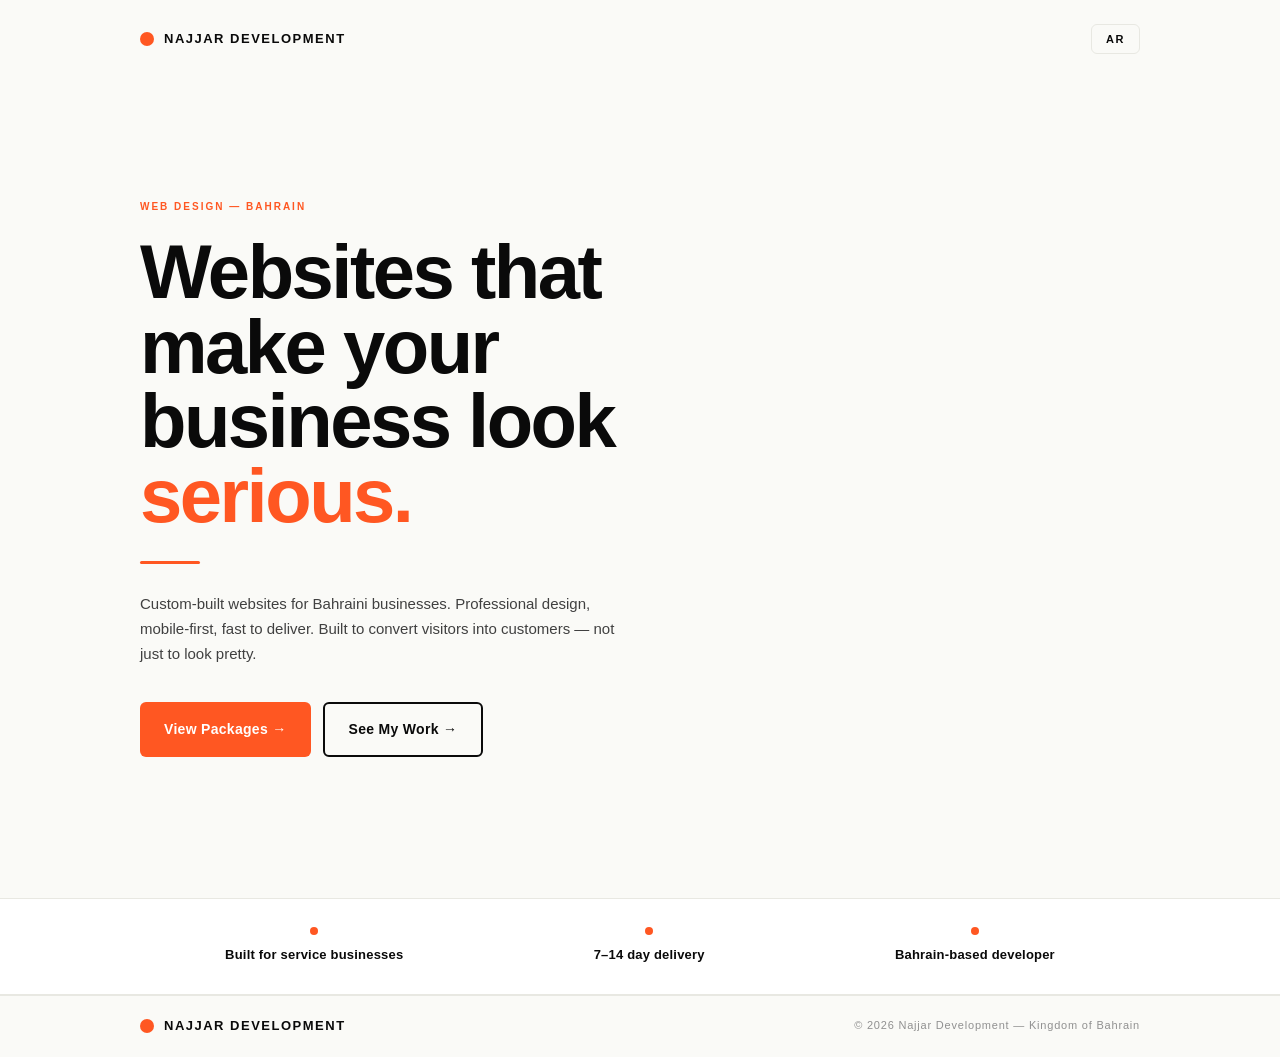
<file: index.html>
<!DOCTYPE html>
<html lang="en">
<head>
  <meta charset="UTF-8">
  <meta name="viewport" content="width=device-width, initial-scale=1.0">
  <title>Najjar Development — Web Design Bahrain</title>
  <meta name="description" content="Custom-built websites for Bahraini businesses. Professional design, mobile-first, fast to deliver. Built to convert visitors into customers.">

  <!-- Open Graph -->
  <meta property="og:title" content="Najjar Development — Web Design Bahrain">
  <meta property="og:description" content="Custom-built websites for Bahraini businesses. Professional design, mobile-first, fast to deliver.">
  <meta property="og:type" content="website">
  <meta property="og:url" content="https://hassandevelopment.github.io/Najjar-Development/">
  <meta property="og:image" content="https://hassandevelopment.github.io/Najjar-Development/assets/og-image.svg">
  <meta property="og:image:width" content="1200">
  <meta property="og:image:height" content="630">
  <meta name="twitter:card" content="summary_large_image">
  <meta name="twitter:image" content="https://hassandevelopment.github.io/Najjar-Development/assets/og-image.svg">

  <!-- Favicon -->
  <link rel="icon" type="image/svg+xml" href="assets/favicon.svg">

  <link rel="stylesheet" href="css/styles.css">

  <!-- Structured Data: LocalBusiness -->
  <script type="application/ld+json">
  {
    "@context": "https://schema.org",
    "@type": "LocalBusiness",
    "name": "Najjar Development",
    "description": "Custom-built websites for Bahraini businesses.",
    "address": {
      "@type": "PostalAddress",
      "addressLocality": "Manama",
      "addressCountry": "BH"
    },
    "url": "https://hassandevelopment.github.io",
    "areaServed": "Bahrain"
  }
  </script>
</head>
<body>

  <a href="#main" class="skip-link">Skip to main content</a>

  <!-- Nav -->
  <nav class="site-nav" aria-label="Main navigation">
    <div class="container">
      <a href="index.html" class="brand-mark" aria-label="Najjar Development — Home">
        <div class="brand-mark__dot" aria-hidden="true"></div>
        <span class="brand-mark__name" data-i18n="brand-name">Najjar Development</span>
      </a>
      <div style="display:flex;gap:12px;align-items:center;">
        <button class="btn-lang" id="lang-toggle" data-i18n="lang-toggle">AR</button>
      </div>
    </div>
  </nav>

  <!-- Main -->
  <main id="main">

    <!-- Hero -->
    <section class="hero" aria-labelledby="hero-heading">
      <div class="container">
        <span class="eyebrow hero__eyebrow" data-i18n="hero-eyebrow">Web Design — Bahrain</span>
        <h1 class="hero__headline" id="hero-heading" data-i18n="hero-headline">
          Websites that<br>
          make your<br>
          business look<br>
          <span class="accent">serious.</span>
        </h1>
        <div class="orange-divider" aria-hidden="true"></div>
        <p class="hero__subtitle" data-i18n="hero-subtitle">
          Custom-built websites for Bahraini businesses. Professional design, mobile-first, fast to deliver. Built to convert visitors into customers — not just to look pretty.
        </p>
        <div class="hero__ctas">
          <a href="packages.html" class="btn btn--primary" data-i18n="hero-cta-primary">View Packages →</a>
          <a href="work.html" class="btn btn--secondary" data-i18n="hero-cta-secondary">See My Work →</a>
        </div>
      </div>
    </section>

    <!-- Trust Strip -->
    <section class="trust-strip fade-up" aria-label="Key facts">
      <div class="container">
        <div class="trust-item">
          <div class="trust-item__dot" aria-hidden="true"></div>
          <span class="trust-item__text" data-i18n="trust-1">Built for service businesses</span>
        </div>
        <div class="trust-item">
          <div class="trust-item__dot" aria-hidden="true"></div>
          <span class="trust-item__text" data-i18n="trust-2">7–14 day delivery</span>
        </div>
        <div class="trust-item">
          <div class="trust-item__dot" aria-hidden="true"></div>
          <span class="trust-item__text" data-i18n="trust-3">Bahrain-based developer</span>
        </div>
      </div>
    </section>

  </main>

  <!-- Footer -->
  <footer class="footer-strip">
    <div class="container">
      <a href="index.html" class="brand-mark" aria-label="Najjar Development">
        <div class="brand-mark__dot" aria-hidden="true"></div>
        <span class="brand-mark__name" data-i18n="brand-name">Najjar Development</span>
      </a>
      <span class="footer-strip__copy" data-i18n="footer-copy">&copy; 2026 Najjar Development — Kingdom of Bahrain</span>
    </div>
  </footer>

  <script src="js/main.js"></script>
</body>
</html>
</file>
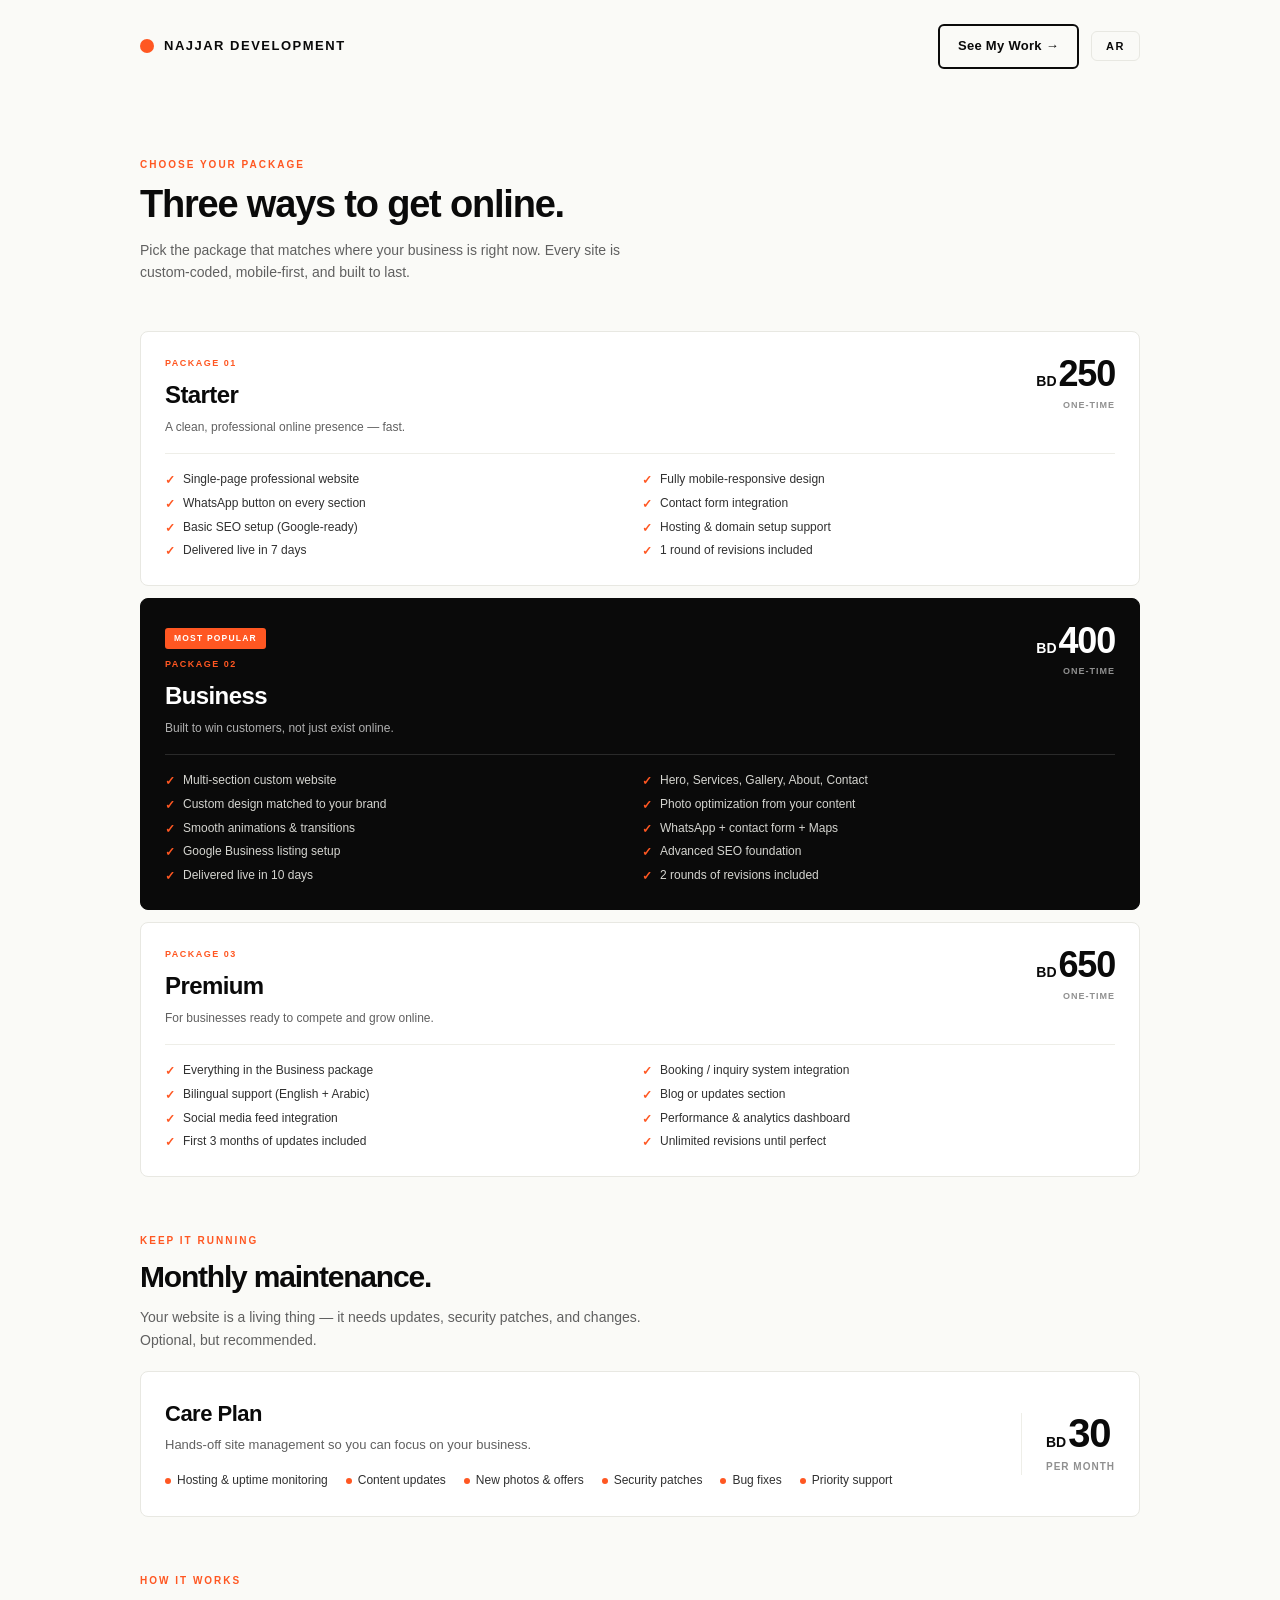
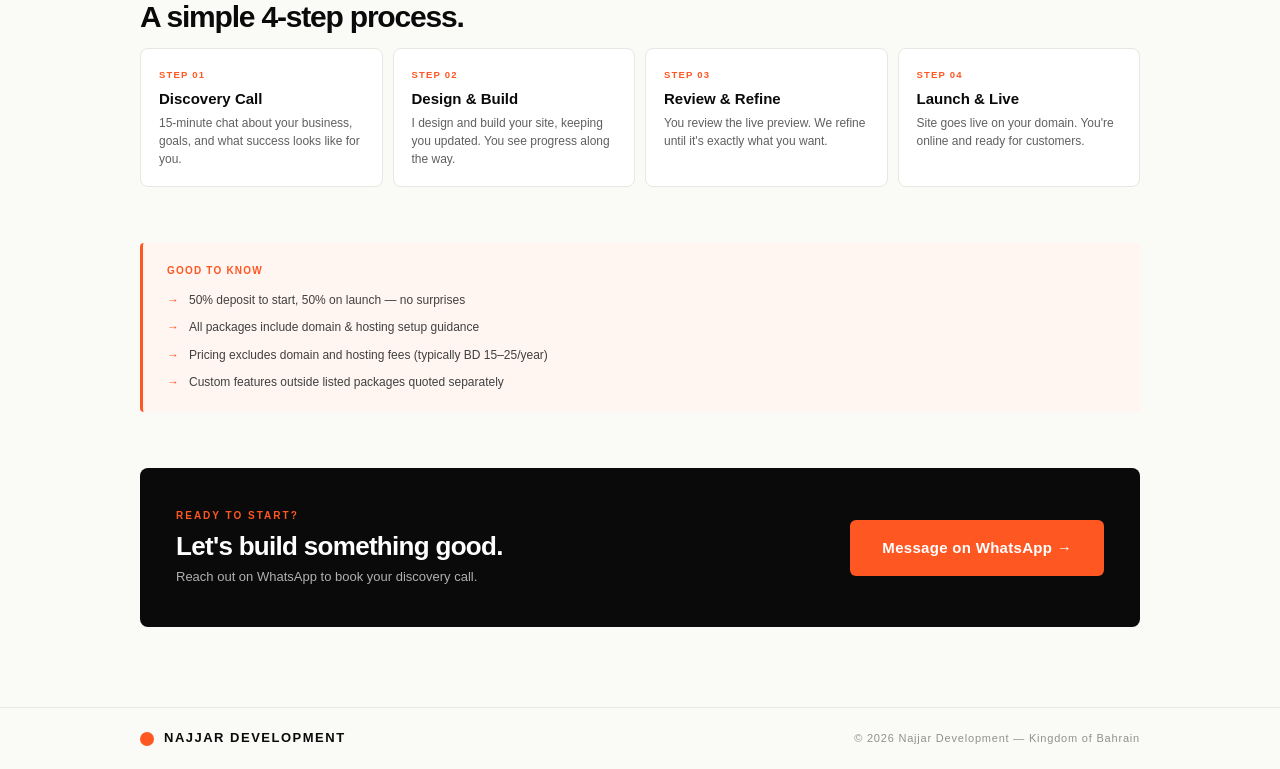
<file: packages.html>
<!DOCTYPE html>
<html lang="en">
<head>
  <meta charset="UTF-8">
  <meta name="viewport" content="width=device-width, initial-scale=1.0">
  <title>Packages & Pricing — Najjar Development</title>
  <meta name="description" content="Three web design packages for Bahraini businesses — Starter BD 250, Business BD 400, Premium BD 650. Custom-built, mobile-first, fast delivery.">

  <!-- Open Graph -->
  <meta property="og:title" content="Packages & Pricing — Najjar Development">
  <meta property="og:description" content="Three web design packages for Bahraini businesses. Starter BD 250 · Business BD 400 · Premium BD 650.">
  <meta property="og:type" content="website">
  <meta property="og:url" content="https://hassandevelopment.github.io/Najjar-Development/packages.html">
  <meta property="og:image" content="https://hassandevelopment.github.io/Najjar-Development/assets/og-image.svg">
  <meta property="og:image:width" content="1200">
  <meta property="og:image:height" content="630">
  <meta name="twitter:card" content="summary_large_image">
  <meta name="twitter:image" content="https://hassandevelopment.github.io/Najjar-Development/assets/og-image.svg">

  <link rel="icon" type="image/svg+xml" href="assets/favicon.svg">
  <link rel="stylesheet" href="css/styles.css">
</head>
<body>

  <a href="#main" class="skip-link">Skip to main content</a>

  <!-- Nav -->
  <nav class="site-nav" aria-label="Main navigation">
    <div class="container">
      <a href="index.html" class="brand-mark" aria-label="Najjar Development — Home">
        <div class="brand-mark__dot" aria-hidden="true"></div>
        <span class="brand-mark__name" data-i18n="brand-name">Najjar Development</span>
      </a>
      <div style="display:flex;gap:12px;align-items:center;">
        <a href="work.html" class="btn btn--secondary" style="padding:10px 18px;font-size:13px;" data-i18n="nav-work-btn">See My Work →</a>
        <button class="btn-lang" id="lang-toggle" data-i18n="lang-toggle">AR</button>
      </div>
    </div>
  </nav>

  <main id="main">

    <!-- Page Header -->
    <header class="page-header fade-up">
      <div class="container">
        <span class="eyebrow" data-i18n="pkg-page-eyebrow">Choose Your Package</span>
        <h1 class="section-title" data-i18n="pkg-page-title">Three ways to get online.</h1>
        <p class="section-subtitle" data-i18n="pkg-page-subtitle">Pick the package that matches where your business is right now. Every site is custom-coded, mobile-first, and built to last.</p>
      </div>
    </header>

    <!-- Packages -->
    <section class="packages-section" aria-labelledby="packages-heading">
      <div class="container">
        <h2 id="packages-heading" class="visually-hidden">Packages</h2>
        <div class="packages-list">

          <!-- Starter -->
          <article class="pkg-card fade-up" aria-label="Starter package">
            <div class="pkg-header">
              <div class="pkg-header__left">
                <div class="pkg-number" data-i18n="pkg-01-num">PACKAGE 01</div>
                <div class="pkg-name" data-i18n="pkg-01-name">Starter</div>
                <div class="pkg-tagline" data-i18n="pkg-01-tagline">A clean, professional online presence — fast.</div>
              </div>
              <div class="pkg-price">
                <div class="pkg-price__amount">
                  <span class="pkg-price__currency">BD</span>
                  <span class="pkg-price__number">250</span>
                </div>
                <div class="pkg-price__note" data-i18n="pkg-price-once">ONE-TIME</div>
              </div>
            </div>
            <ul class="pkg-features" aria-label="Starter features">
              <li class="pkg-feature"><span class="pkg-feature__check" aria-hidden="true">✓</span><span data-i18n="pkg-01-f1">Single-page professional website</span></li>
              <li class="pkg-feature"><span class="pkg-feature__check" aria-hidden="true">✓</span><span data-i18n="pkg-01-f2">Fully mobile-responsive design</span></li>
              <li class="pkg-feature"><span class="pkg-feature__check" aria-hidden="true">✓</span><span data-i18n="pkg-01-f3">WhatsApp button on every section</span></li>
              <li class="pkg-feature"><span class="pkg-feature__check" aria-hidden="true">✓</span><span data-i18n="pkg-01-f4">Contact form integration</span></li>
              <li class="pkg-feature"><span class="pkg-feature__check" aria-hidden="true">✓</span><span data-i18n="pkg-01-f5">Basic SEO setup (Google-ready)</span></li>
              <li class="pkg-feature"><span class="pkg-feature__check" aria-hidden="true">✓</span><span data-i18n="pkg-01-f6">Hosting &amp; domain setup support</span></li>
              <li class="pkg-feature"><span class="pkg-feature__check" aria-hidden="true">✓</span><span data-i18n="pkg-01-f7">Delivered live in 7 days</span></li>
              <li class="pkg-feature"><span class="pkg-feature__check" aria-hidden="true">✓</span><span data-i18n="pkg-01-f8">1 round of revisions included</span></li>
            </ul>
          </article>

          <!-- Business (Featured) -->
          <article class="pkg-card pkg-card--featured fade-up" aria-label="Business package — Most Popular">
            <div class="pkg-header">
              <div class="pkg-header__left">
                <span class="featured-pill" data-i18n="pkg-featured-pill">Most Popular</span>
                <div class="pkg-number" data-i18n="pkg-02-num">PACKAGE 02</div>
                <div class="pkg-name" data-i18n="pkg-02-name">Business</div>
                <div class="pkg-tagline" data-i18n="pkg-02-tagline">Built to win customers, not just exist online.</div>
              </div>
              <div class="pkg-price">
                <div class="pkg-price__amount">
                  <span class="pkg-price__currency">BD</span>
                  <span class="pkg-price__number">400</span>
                </div>
                <div class="pkg-price__note" data-i18n="pkg-price-once">ONE-TIME</div>
              </div>
            </div>
            <ul class="pkg-features" aria-label="Business features">
              <li class="pkg-feature"><span class="pkg-feature__check" aria-hidden="true">✓</span><span data-i18n="pkg-02-f1">Multi-section custom website</span></li>
              <li class="pkg-feature"><span class="pkg-feature__check" aria-hidden="true">✓</span><span data-i18n="pkg-02-f2">Hero, Services, Gallery, About, Contact</span></li>
              <li class="pkg-feature"><span class="pkg-feature__check" aria-hidden="true">✓</span><span data-i18n="pkg-02-f3">Custom design matched to your brand</span></li>
              <li class="pkg-feature"><span class="pkg-feature__check" aria-hidden="true">✓</span><span data-i18n="pkg-02-f4">Photo optimization from your content</span></li>
              <li class="pkg-feature"><span class="pkg-feature__check" aria-hidden="true">✓</span><span data-i18n="pkg-02-f5">Smooth animations &amp; transitions</span></li>
              <li class="pkg-feature"><span class="pkg-feature__check" aria-hidden="true">✓</span><span data-i18n="pkg-02-f6">WhatsApp + contact form + Maps</span></li>
              <li class="pkg-feature"><span class="pkg-feature__check" aria-hidden="true">✓</span><span data-i18n="pkg-02-f7">Google Business listing setup</span></li>
              <li class="pkg-feature"><span class="pkg-feature__check" aria-hidden="true">✓</span><span data-i18n="pkg-02-f8">Advanced SEO foundation</span></li>
              <li class="pkg-feature"><span class="pkg-feature__check" aria-hidden="true">✓</span><span data-i18n="pkg-02-f9">Delivered live in 10 days</span></li>
              <li class="pkg-feature"><span class="pkg-feature__check" aria-hidden="true">✓</span><span data-i18n="pkg-02-f10">2 rounds of revisions included</span></li>
            </ul>
          </article>

          <!-- Premium -->
          <article class="pkg-card fade-up" aria-label="Premium package">
            <div class="pkg-header">
              <div class="pkg-header__left">
                <div class="pkg-number" data-i18n="pkg-03-num">PACKAGE 03</div>
                <div class="pkg-name" data-i18n="pkg-03-name">Premium</div>
                <div class="pkg-tagline" data-i18n="pkg-03-tagline">For businesses ready to compete and grow online.</div>
              </div>
              <div class="pkg-price">
                <div class="pkg-price__amount">
                  <span class="pkg-price__currency">BD</span>
                  <span class="pkg-price__number">650</span>
                </div>
                <div class="pkg-price__note" data-i18n="pkg-price-once">ONE-TIME</div>
              </div>
            </div>
            <ul class="pkg-features" aria-label="Premium features">
              <li class="pkg-feature"><span class="pkg-feature__check" aria-hidden="true">✓</span><span data-i18n="pkg-03-f1">Everything in the Business package</span></li>
              <li class="pkg-feature"><span class="pkg-feature__check" aria-hidden="true">✓</span><span data-i18n="pkg-03-f2">Booking / inquiry system integration</span></li>
              <li class="pkg-feature"><span class="pkg-feature__check" aria-hidden="true">✓</span><span data-i18n="pkg-03-f3">Bilingual support (English + Arabic)</span></li>
              <li class="pkg-feature"><span class="pkg-feature__check" aria-hidden="true">✓</span><span data-i18n="pkg-03-f4">Blog or updates section</span></li>
              <li class="pkg-feature"><span class="pkg-feature__check" aria-hidden="true">✓</span><span data-i18n="pkg-03-f5">Social media feed integration</span></li>
              <li class="pkg-feature"><span class="pkg-feature__check" aria-hidden="true">✓</span><span data-i18n="pkg-03-f6">Performance &amp; analytics dashboard</span></li>
              <li class="pkg-feature"><span class="pkg-feature__check" aria-hidden="true">✓</span><span data-i18n="pkg-03-f7">First 3 months of updates included</span></li>
              <li class="pkg-feature"><span class="pkg-feature__check" aria-hidden="true">✓</span><span data-i18n="pkg-03-f8">Unlimited revisions until perfect</span></li>
            </ul>
          </article>

        </div>
      </div>
    </section>

    <!-- Care Plan -->
    <section class="care-plan-section fade-up" aria-labelledby="care-heading">
      <div class="container">
        <span class="eyebrow" data-i18n="care-eyebrow">Keep It Running</span>
        <h2 id="care-heading" class="section-title" style="font-size:30px;" data-i18n="care-title">Monthly maintenance.</h2>
        <p class="section-subtitle" style="margin-bottom:20px;" data-i18n="care-subtitle">Your website is a living thing — it needs updates, security patches, and changes. Optional, but recommended.</p>
        <div class="care-plan-card">
          <div class="care-plan-card__left">
            <div class="care-plan__name" data-i18n="care-name">Care Plan</div>
            <div class="care-plan__tagline" data-i18n="care-tagline">Hands-off site management so you can focus on your business.</div>
            <div class="care-plan__features">
              <span class="care-plan__feature-item" data-i18n="care-f1">Hosting &amp; uptime monitoring</span>
              <span class="care-plan__feature-item" data-i18n="care-f2">Content updates</span>
              <span class="care-plan__feature-item" data-i18n="care-f3">New photos &amp; offers</span>
              <span class="care-plan__feature-item" data-i18n="care-f4">Security patches</span>
              <span class="care-plan__feature-item" data-i18n="care-f5">Bug fixes</span>
              <span class="care-plan__feature-item" data-i18n="care-f6">Priority support</span>
            </div>
          </div>
          <div class="care-plan-card__right">
            <div class="care-plan__price">
              <span class="care-plan__currency">BD</span>
              <span class="care-plan__amount">30</span>
            </div>
            <div class="care-plan__period" data-i18n="care-period">PER MONTH</div>
          </div>
        </div>
      </div>
    </section>

    <!-- Process -->
    <section class="process-section fade-up" aria-labelledby="process-heading">
      <div class="container">
        <span class="eyebrow" data-i18n="process-eyebrow">How It Works</span>
        <h2 id="process-heading" class="section-title" style="font-size:30px;" data-i18n="process-title">A simple 4-step process.</h2>
        <div class="process-grid" role="list">
          <div class="process-step" role="listitem">
            <div class="process-step__num" data-i18n="step-01-num">STEP 01</div>
            <div class="process-step__title" data-i18n="step-01-title">Discovery Call</div>
            <p class="process-step__desc" data-i18n="step-01-desc">15-minute chat about your business, goals, and what success looks like for you.</p>
          </div>
          <div class="process-step" role="listitem">
            <div class="process-step__num" data-i18n="step-02-num">STEP 02</div>
            <div class="process-step__title" data-i18n="step-02-title">Design &amp; Build</div>
            <p class="process-step__desc" data-i18n="step-02-desc">I design and build your site, keeping you updated. You see progress along the way.</p>
          </div>
          <div class="process-step" role="listitem">
            <div class="process-step__num" data-i18n="step-03-num">STEP 03</div>
            <div class="process-step__title" data-i18n="step-03-title">Review &amp; Refine</div>
            <p class="process-step__desc" data-i18n="step-03-desc">You review the live preview. We refine until it's exactly what you want.</p>
          </div>
          <div class="process-step" role="listitem">
            <div class="process-step__num" data-i18n="step-04-num">STEP 04</div>
            <div class="process-step__title" data-i18n="step-04-title">Launch &amp; Live</div>
            <p class="process-step__desc" data-i18n="step-04-desc">Site goes live on your domain. You're online and ready for customers.</p>
          </div>
        </div>
      </div>
    </section>

    <!-- Good to Know -->
    <section class="notes-section fade-up" aria-labelledby="notes-heading">
      <div class="container">
        <div class="notes-box">
          <div class="notes-box__title" id="notes-heading" data-i18n="notes-title">Good to Know</div>
          <ul class="notes-list">
            <li class="notes-list__item"><span class="notes-list__arrow" aria-hidden="true">→</span><span data-i18n="note-1">50% deposit to start, 50% on launch — no surprises</span></li>
            <li class="notes-list__item"><span class="notes-list__arrow" aria-hidden="true">→</span><span data-i18n="note-2">All packages include domain &amp; hosting setup guidance</span></li>
            <li class="notes-list__item"><span class="notes-list__arrow" aria-hidden="true">→</span><span data-i18n="note-3">Pricing excludes domain and hosting fees (typically BD 15–25/year)</span></li>
            <li class="notes-list__item"><span class="notes-list__arrow" aria-hidden="true">→</span><span data-i18n="note-4">Custom features outside listed packages quoted separately</span></li>
          </ul>
        </div>
      </div>
    </section>

    <!-- Final CTA -->
    <section class="final-cta fade-up" aria-labelledby="cta-heading">
      <div class="container">
        <div class="final-cta__card">
          <div>
            <span class="eyebrow final-cta__eyebrow" data-i18n="cta-eyebrow">Ready to Start?</span>
            <div class="final-cta__title" data-i18n="cta-title">Let's build something good.</div>
            <div class="final-cta__sub" data-i18n="cta-sub">Reach out on WhatsApp to book your discovery call.</div>
          </div>
          <a href="https://wa.me/97333330340" class="btn btn--whatsapp" target="_blank" rel="noopener noreferrer" aria-label="Message Najjar Development on WhatsApp" data-i18n="btn-whatsapp">
            Message on WhatsApp →
          </a>
        </div>
      </div>
    </section>

  </main>

  <!-- Footer -->
  <footer class="footer-strip">
    <div class="container">
      <a href="index.html" class="brand-mark" aria-label="Najjar Development — Home">
        <div class="brand-mark__dot" aria-hidden="true"></div>
        <span class="brand-mark__name" data-i18n="brand-name">Najjar Development</span>
      </a>
      <span class="footer-strip__copy" data-i18n="footer-copy">&copy; 2026 Najjar Development — Kingdom of Bahrain</span>
    </div>
  </footer>

  <script src="js/main.js"></script>
</body>
</html>
</file>
<file: css/styles.css>
/* ============================================================
   NAJJAR DEVELOPMENT — Shared Stylesheet
   Mobile-first. System fonts. No frameworks.
   ============================================================ */

/* ── Custom Properties ── */
:root {
  --bg-cream: #FAFAF7;
  --bg-white: #FFFFFF;
  --bg-dark: #0A0A0A;
  --bg-soft-orange: #FFF6F2;
  --accent-orange: #FF5722;
  --text-primary: #0A0A0A;
  --text-body: #303030;
  --text-muted: #606060;
  --text-subtle: #909090;
  --border-light: #E8E8E2;
  --border-mid: #EEEEE8;

  --font: 'Helvetica Neue', Helvetica, Arial, sans-serif;
  --max-width: 1200px;
  --page-px: 24px;
  --radius-card: 8px;
  --radius-btn: 6px;
  --radius-sm: 4px;
  --transition: 200ms ease;
}

/* ── Reset ── */
*, *::before, *::after { box-sizing: border-box; margin: 0; padding: 0; }
html { scroll-behavior: smooth; font-size: 16px; -webkit-font-smoothing: antialiased; }
body {
  font-family: var(--font);
  background: var(--bg-cream);
  color: var(--text-body);
  line-height: 1.6;
}
img { display: block; max-width: 100%; }
a { color: inherit; text-decoration: none; }
ul, ol { list-style: none; }
button { font-family: var(--font); cursor: pointer; border: none; background: none; }

/* ── Visually hidden (screen-reader only) ── */
.visually-hidden {
  position: absolute;
  width: 1px;
  height: 1px;
  padding: 0;
  margin: -1px;
  overflow: hidden;
  clip: rect(0, 0, 0, 0);
  white-space: nowrap;
  border: 0;
}

/* ── Skip link ── */
.skip-link {
  position: absolute;
  top: -100px;
  left: 24px;
  background: var(--accent-orange);
  color: #fff;
  padding: 8px 16px;
  border-radius: var(--radius-btn);
  font-size: 13px;
  font-weight: 700;
  z-index: 1000;
  transition: top var(--transition);
}
.skip-link:focus { top: 16px; }

/* ── Container ── */
.container {
  width: 100%;
  max-width: var(--max-width);
  margin: 0 auto;
  padding: 0 var(--page-px);
}

/* ── Brand Mark ── */
.brand-mark {
  display: flex;
  align-items: center;
  gap: 10px;
  text-decoration: none;
}
.brand-mark__dot {
  width: 14px;
  height: 14px;
  background: var(--accent-orange);
  border-radius: 50%;
  flex-shrink: 0;
}
.brand-mark__name {
  font-size: 13px;
  font-weight: 700;
  letter-spacing: 1.5px;
  text-transform: uppercase;
  color: var(--text-primary);
}

/* ── Nav ── */
.site-nav {
  padding: 24px var(--page-px);
  position: relative;
  z-index: 10;
}
.site-nav .container {
  display: flex;
  align-items: center;
  justify-content: space-between;
}

/* ── Eyebrow + Title Pattern ── */
.eyebrow {
  display: block;
  font-size: 10px;
  font-weight: 700;
  letter-spacing: 2px;
  text-transform: uppercase;
  color: var(--accent-orange);
  margin-bottom: 12px;
}
.section-title {
  font-size: 38px;
  font-weight: 900;
  letter-spacing: -1.2px;
  line-height: 1.05;
  color: var(--text-primary);
  margin-bottom: 14px;
}
.section-subtitle {
  font-size: 14px;
  color: var(--text-muted);
  line-height: 1.6;
  max-width: 520px;
}

/* ── Orange Divider ── */
.orange-divider {
  width: 60px;
  height: 3px;
  background: var(--accent-orange);
  margin: 28px 0;
  border-radius: 2px;
}

/* ── Buttons ── */
.btn {
  display: inline-flex;
  align-items: center;
  gap: 6px;
  padding: 14px 24px;
  border-radius: var(--radius-btn);
  font-size: 14px;
  font-weight: 800;
  letter-spacing: 0.3px;
  transition: transform var(--transition), box-shadow var(--transition), background var(--transition), color var(--transition), border-color var(--transition);
  cursor: pointer;
  text-decoration: none;
}
.btn:focus-visible {
  outline: 2px solid var(--accent-orange);
  outline-offset: 3px;
}
.btn--primary {
  background: var(--accent-orange);
  color: #fff;
}
.btn--primary:hover {
  background: #e64a19;
  transform: translateY(-1px);
  box-shadow: 0 6px 20px rgba(255, 87, 34, 0.3);
}
.btn--secondary {
  background: transparent;
  color: var(--text-primary);
  border: 2px solid var(--text-primary);
}
.btn--secondary:hover {
  background: var(--text-primary);
  color: #fff;
  transform: translateY(-1px);
}
.btn--whatsapp {
  background: var(--accent-orange);
  color: #fff;
  font-size: 15px;
  padding: 16px 32px;
}
.btn--whatsapp:hover {
  background: #e64a19;
  transform: translateY(-1px);
  box-shadow: 0 6px 20px rgba(255, 87, 34, 0.3);
}

/* ── Footer Strip ── */
.footer-strip {
  border-top: 1px solid var(--border-light);
  padding: 20px var(--page-px);
}
.footer-strip .container {
  display: flex;
  align-items: center;
  justify-content: space-between;
  gap: 16px;
}
.footer-strip__copy {
  font-size: 11px;
  color: var(--text-subtle);
  letter-spacing: 0.8px;
}

/* ── Fade-up Animation ── */
.fade-up {
  opacity: 0;
  transform: translateY(24px);
  transition: opacity 0.55s ease, transform 0.55s ease;
}
.fade-up.visible {
  opacity: 1;
  transform: translateY(0);
}
@media (prefers-reduced-motion: reduce) {
  .fade-up { opacity: 1; transform: none; transition: none; }
  html { scroll-behavior: auto; }
}

/* ============================================================
   HOMEPAGE
   ============================================================ */

/* Hero */
.hero {
  min-height: calc(100vh - 80px);
  display: flex;
  flex-direction: column;
  justify-content: center;
  padding: 60px var(--page-px) 80px;
}
.hero .container { max-width: var(--max-width); }

.hero__eyebrow { margin-bottom: 20px; }

.hero__headline {
  font-size: clamp(38px, 8vw, 76px);
  font-weight: 900;
  letter-spacing: -2.5px;
  line-height: 0.98;
  color: var(--text-primary);
  margin-bottom: 0;
}
.hero__headline .accent { color: var(--accent-orange); }

.hero__subtitle {
  font-size: 15px;
  line-height: 1.65;
  color: #404040;
  max-width: 500px;
  margin-bottom: 36px;
}

.hero__ctas {
  display: flex;
  flex-direction: column;
  gap: 12px;
}

/* Trust Strip */
.trust-strip {
  background: var(--bg-white);
  border-top: 1px solid var(--border-light);
  border-bottom: 1px solid var(--border-light);
  padding: 28px var(--page-px);
}
.trust-strip .container {
  display: flex;
  flex-direction: column;
  gap: 20px;
}
.trust-item {
  display: flex;
  align-items: center;
  gap: 10px;
}
.trust-item__dot {
  width: 8px;
  height: 8px;
  background: var(--accent-orange);
  border-radius: 50%;
  flex-shrink: 0;
}
.trust-item__text {
  font-size: 13px;
  font-weight: 700;
  color: var(--text-primary);
  letter-spacing: 0.2px;
}

/* ============================================================
   PACKAGES PAGE
   ============================================================ */

.page-header {
  padding: 64px var(--page-px) 48px;
}

/* Package Cards */
.packages-section {
  padding: 0 var(--page-px) 56px;
}
.packages-list {
  display: flex;
  flex-direction: column;
  gap: 12px;
}

.pkg-card {
  background: var(--bg-white);
  border: 1px solid var(--border-light);
  border-radius: var(--radius-card);
  padding: 24px;
  position: relative;
}
.pkg-card--featured {
  background: var(--bg-dark);
  border-color: var(--bg-dark);
}

.pkg-header {
  display: flex;
  justify-content: space-between;
  align-items: flex-start;
  gap: 16px;
  padding-bottom: 16px;
  margin-bottom: 16px;
  border-bottom: 1px solid var(--border-mid);
}
.pkg-card--featured .pkg-header { border-bottom-color: #2A2A2A; }

.pkg-header__left { flex: 1; }

.pkg-number {
  font-size: 9px;
  font-weight: 700;
  letter-spacing: 1.5px;
  color: var(--accent-orange);
  margin-bottom: 5px;
}
.pkg-name {
  font-size: 24px;
  font-weight: 900;
  letter-spacing: -0.6px;
  color: var(--text-primary);
  margin-bottom: 4px;
}
.pkg-card--featured .pkg-name { color: #fff; }
.pkg-tagline {
  font-size: 12px;
  color: var(--text-muted);
  font-weight: 500;
}
.pkg-card--featured .pkg-tagline { color: #B0B0B0; }

.featured-pill {
  display: inline-block;
  background: var(--accent-orange);
  color: #fff;
  font-size: 8.5px;
  font-weight: 700;
  letter-spacing: 1.2px;
  text-transform: uppercase;
  padding: 4px 9px;
  border-radius: 3px;
  margin-bottom: 8px;
}

.pkg-price { text-align: right; flex-shrink: 0; }
.pkg-price__amount {
  display: flex;
  align-items: baseline;
  justify-content: flex-end;
  gap: 2px;
}
.pkg-price__currency {
  font-size: 14px;
  font-weight: 700;
  color: var(--text-primary);
}
.pkg-card--featured .pkg-price__currency { color: #fff; }
.pkg-price__number {
  font-size: 36px;
  font-weight: 900;
  letter-spacing: -1.2px;
  line-height: 1;
  color: var(--text-primary);
}
.pkg-card--featured .pkg-price__number { color: #fff; }
.pkg-price__note {
  font-size: 9px;
  color: var(--text-subtle);
  letter-spacing: 1px;
  font-weight: 600;
  margin-top: 5px;
  text-align: right;
}

.pkg-features {
  display: grid;
  grid-template-columns: 1fr;
  gap: 4px;
}
.pkg-feature {
  font-size: 12px;
  line-height: 1.55;
  color: var(--text-body);
  display: flex;
  gap: 8px;
}
.pkg-card--featured .pkg-feature { color: #D5D5D0; }
.pkg-feature__check {
  color: var(--accent-orange);
  font-weight: 900;
  flex-shrink: 0;
  margin-top: 1px;
}

/* Care Plan */
.care-plan-section {
  padding: 0 var(--page-px) 56px;
}
.care-plan-card {
  background: var(--bg-white);
  border: 1px solid var(--border-light);
  border-radius: var(--radius-card);
  padding: 24px;
  display: flex;
  flex-direction: column;
  gap: 16px;
}
.care-plan-card__left { flex: 1; }
.care-plan__name {
  font-size: 22px;
  font-weight: 900;
  letter-spacing: -0.5px;
  color: var(--text-primary);
  margin-bottom: 4px;
}
.care-plan__tagline {
  font-size: 13px;
  color: var(--text-muted);
  margin-bottom: 14px;
}
.care-plan__features {
  font-size: 12px;
  color: var(--text-body);
  line-height: 1.8;
  display: flex;
  flex-wrap: wrap;
  gap: 0 0;
}
.care-plan__feature-item {
  display: inline-flex;
  align-items: center;
  gap: 6px;
  margin-right: 18px;
}
.care-plan__feature-item::before {
  content: "";
  width: 6px;
  height: 6px;
  background: var(--accent-orange);
  border-radius: 50%;
  flex-shrink: 0;
}
.care-plan-card__right {
  border-top: 1px solid var(--border-mid);
  padding-top: 16px;
}
.care-plan__price { display: flex; align-items: baseline; gap: 2px; }
.care-plan__currency { font-size: 14px; font-weight: 700; color: var(--text-primary); }
.care-plan__amount { font-size: 40px; font-weight: 900; letter-spacing: -1.2px; line-height: 1; color: var(--text-primary); }
.care-plan__period { font-size: 10px; color: var(--text-subtle); letter-spacing: 1px; font-weight: 600; margin-top: 6px; }

/* Process */
.process-section {
  padding: 0 var(--page-px) 56px;
}
.process-grid {
  display: grid;
  grid-template-columns: 1fr;
  gap: 10px;
  margin-top: 16px;
}
.process-step {
  background: var(--bg-white);
  border: 1px solid var(--border-light);
  border-radius: var(--radius-card);
  padding: 18px;
}
.process-step__num {
  font-size: 9.5px;
  font-weight: 900;
  color: var(--accent-orange);
  letter-spacing: 1.2px;
  margin-bottom: 8px;
}
.process-step__title {
  font-size: 15px;
  font-weight: 800;
  color: var(--text-primary);
  margin-bottom: 6px;
  line-height: 1.2;
}
.process-step__desc {
  font-size: 12px;
  color: var(--text-muted);
  line-height: 1.5;
}

/* Good to Know */
.notes-section {
  padding: 0 var(--page-px) 56px;
}
.notes-box {
  background: var(--bg-soft-orange);
  border-left: 3px solid var(--accent-orange);
  border-radius: var(--radius-sm);
  padding: 20px 24px;
}
.notes-box__title {
  font-size: 10px;
  font-weight: 800;
  letter-spacing: 1.2px;
  text-transform: uppercase;
  color: var(--accent-orange);
  margin-bottom: 12px;
}
.notes-list { display: flex; flex-direction: column; gap: 8px; }
.notes-list__item {
  font-size: 12px;
  color: #404040;
  line-height: 1.6;
  display: flex;
  gap: 10px;
}
.notes-list__arrow {
  color: var(--accent-orange);
  font-weight: 700;
  flex-shrink: 0;
}

/* Final CTA */
.final-cta {
  padding: 0 var(--page-px) 80px;
}
.final-cta__card {
  background: var(--bg-dark);
  border-radius: var(--radius-card);
  padding: 36px 28px;
  display: flex;
  flex-direction: column;
  gap: 24px;
}
.final-cta__eyebrow { color: var(--accent-orange); margin-bottom: 8px; }
.final-cta__title {
  font-size: 26px;
  font-weight: 900;
  letter-spacing: -0.7px;
  color: #fff;
  margin-bottom: 6px;
  line-height: 1.1;
}
.final-cta__sub { font-size: 13px; color: #B0B0B0; }

/* ============================================================
   WORK PAGE
   ============================================================ */

.work-section {
  padding: 0 var(--page-px) 56px;
}
.work-grid {
  display: grid;
  grid-template-columns: 1fr;
  gap: 20px;
}

.project-card {
  background: var(--bg-white);
  border: 1px solid var(--border-light);
  border-radius: var(--radius-card);
  overflow: hidden;
  transition: transform var(--transition), box-shadow var(--transition);
}
.project-card:hover {
  transform: translateY(-3px);
  box-shadow: 0 12px 32px rgba(10, 10, 10, 0.1);
}
.project-card--placeholder {
  border-style: dashed;
  opacity: 0.75;
}

.project-card__thumb {
  width: 100%;
  aspect-ratio: 16 / 9;
  position: relative;
  overflow: hidden;
}

.project-card__thumb-inner {
  width: 100%;
  height: 100%;
  display: flex;
  align-items: center;
  justify-content: center;
}

.project-card__thumb iframe {
  width: 200%;
  height: 200%;
  transform: scale(0.5);
  transform-origin: top left;
  border: none;
  pointer-events: none;
}

.project-card__thumb--placeholder {
  background: linear-gradient(135deg, #2A2A2A 0%, #0A0A0A 100%);
  display: flex;
  align-items: center;
  justify-content: center;
}
.project-card__placeholder-text {
  font-size: 14px;
  font-weight: 700;
  color: rgba(255,255,255,0.4);
  text-align: center;
  padding: 20px;
  letter-spacing: 1px;
  text-transform: uppercase;
}

.project-card__body { padding: 20px; }
.project-card__client {
  font-size: 10px;
  font-weight: 700;
  letter-spacing: 1.5px;
  text-transform: uppercase;
  color: var(--text-subtle);
  margin-bottom: 6px;
}
.project-card__title {
  font-size: 18px;
  font-weight: 900;
  letter-spacing: -0.4px;
  color: var(--text-primary);
  margin-bottom: 6px;
}
.project-card__desc {
  font-size: 13px;
  color: var(--text-muted);
  line-height: 1.55;
  margin-bottom: 14px;
}
.project-card__link {
  font-size: 13px;
  font-weight: 800;
  color: var(--accent-orange);
  display: inline-flex;
  align-items: center;
  gap: 4px;
  transition: gap var(--transition);
}
.project-card__link:hover { gap: 8px; }
.project-card__link:focus-visible {
  outline: 2px solid var(--accent-orange);
  outline-offset: 2px;
  border-radius: 2px;
}

/* Work CTA */
.work-cta {
  padding: 0 var(--page-px) 80px;
}
.work-cta__card {
  background: var(--bg-dark);
  border-radius: var(--radius-card);
  padding: 36px 28px;
  display: flex;
  flex-direction: column;
  gap: 24px;
}
.work-cta__eyebrow { color: var(--accent-orange); margin-bottom: 8px; }
.work-cta__title {
  font-size: 26px;
  font-weight: 900;
  letter-spacing: -0.7px;
  color: #fff;
  margin-bottom: 6px;
  line-height: 1.1;
}
.work-cta__sub { font-size: 13px; color: #B0B0B0; }

/* ── PanoPros Featured Card ── */
.panopros-section {
  padding: 0 var(--page-px) 48px;
}

.panopros-card {
  background: var(--bg-dark);
  border-radius: var(--radius-card);
  overflow: hidden;
  display: flex;
  flex-direction: column;
}

.panopros-card__preview {
  width: 100%;
  aspect-ratio: 16 / 8;
  overflow: hidden;
  position: relative;
  background: #111;
  flex-shrink: 0;
}
.panopros-card__thumb-link {
  display: block;
  width: 100%;
  height: 100%;
  position: relative;
}
.panopros-card__thumb-link::after {
  content: "Visit PanoPros →";
  position: absolute;
  inset: 0;
  background: rgba(255, 87, 34, 0.88);
  color: #fff;
  font-size: 15px;
  font-weight: 800;
  letter-spacing: 0.5px;
  display: flex;
  align-items: center;
  justify-content: center;
  opacity: 0;
  transition: opacity 200ms ease;
}
.panopros-card__thumb-link:hover::after { opacity: 1; }
.panopros-card__preview iframe {
  width: 200%;
  height: 200%;
  border: none;
  pointer-events: none;
  transform: scale(0.5);
  transform-origin: top left;
  display: block;
}

.panopros-card__body {
  padding: 28px 24px 32px;
}

.panopros-badge {
  display: inline-block;
  background: var(--accent-orange);
  color: #fff;
  font-size: 8.5px;
  font-weight: 700;
  letter-spacing: 1.4px;
  text-transform: uppercase;
  padding: 4px 9px;
  border-radius: 3px;
  margin-bottom: 14px;
}

.panopros-card__eyebrow {
  font-size: 10px;
  font-weight: 700;
  letter-spacing: 2px;
  text-transform: uppercase;
  color: #666;
  margin-bottom: 8px;
}

.panopros-card__title {
  font-size: 32px;
  font-weight: 900;
  letter-spacing: -1px;
  color: #fff;
  margin-bottom: 12px;
  line-height: 1;
}

.panopros-card__desc {
  font-size: 13px;
  line-height: 1.65;
  color: #B0B0B0;
  margin-bottom: 20px;
  max-width: 520px;
}

.panopros-card__services {
  display: flex;
  flex-wrap: wrap;
  gap: 8px;
  margin-bottom: 24px;
}
.panopros-service {
  font-size: 11px;
  font-weight: 700;
  color: #888;
  background: rgba(255,255,255,0.06);
  border: 1px solid rgba(255,255,255,0.1);
  border-radius: 4px;
  padding: 5px 10px;
  letter-spacing: 0.3px;
}

/* ============================================================
   TABLET (768px+)
   ============================================================ */
@media (min-width: 768px) {
  :root { --page-px: 48px; }

  .hero { padding: 80px var(--page-px) 100px; }

  .hero__ctas { flex-direction: row; }

  .trust-strip .container {
    flex-direction: row;
    justify-content: space-around;
    align-items: center;
  }
  .trust-item { flex-direction: column; text-align: center; align-items: center; }

  .pkg-features { grid-template-columns: 1fr 1fr; }

  .care-plan-card {
    flex-direction: row;
    align-items: center;
  }
  .care-plan-card__right {
    border-top: none;
    border-left: 1px solid var(--border-mid);
    padding-top: 0;
    padding-left: 24px;
    flex-shrink: 0;
    text-align: right;
  }

  .process-grid { grid-template-columns: repeat(2, 1fr); }

  .final-cta__card {
    flex-direction: row;
    align-items: center;
    justify-content: space-between;
    padding: 40px 36px;
  }
  .final-cta__card > div:first-child { flex: 1; }

  .panopros-card {
    flex-direction: row;
    align-items: stretch;
  }
  .panopros-card__preview {
    width: 55%;
    aspect-ratio: unset;
    min-height: 320px;
  }
  .panopros-card__body {
    width: 45%;
    padding: 36px 32px;
    display: flex;
    flex-direction: column;
    justify-content: center;
  }

  .work-grid { grid-template-columns: repeat(2, 1fr); }

  .work-cta__card {
    flex-direction: row;
    align-items: center;
    justify-content: space-between;
    padding: 40px 36px;
  }
  .work-cta__card > div:first-child { flex: 1; }
}

/* ============================================================
   DESKTOP (1024px+)
   ============================================================ */
@media (min-width: 1024px) {
  :root { --page-px: 70px; }

  .process-grid { grid-template-columns: repeat(4, 1fr); }
}

/* ============================================================
   LANGUAGE TOGGLE BUTTON
   ============================================================ */
.btn-lang {
  font-size: 11px;
  font-weight: 800;
  letter-spacing: 1.5px;
  text-transform: uppercase;
  padding: 8px 14px;
  border-radius: var(--radius-btn);
  border: 1.5px solid var(--border-light);
  background: transparent;
  color: var(--text-primary);
  cursor: pointer;
  transition: background var(--transition), color var(--transition), border-color var(--transition);
  font-family: var(--font);
  flex-shrink: 0;
}
.btn-lang:hover {
  background: var(--text-primary);
  color: #fff;
  border-color: var(--text-primary);
}
.btn-lang:focus-visible {
  outline: 2px solid var(--accent-orange);
  outline-offset: 3px;
}

/* ============================================================
   RTL OVERRIDES (Arabic)
   ============================================================ */
[dir="rtl"] body {
  font-family: 'Helvetica Neue', 'Segoe UI', Tahoma, Arial, sans-serif;
}

/* Notes box border flips sides */
[dir="rtl"] .notes-box {
  border-left: none;
  border-right: 3px solid var(--accent-orange);
}

/* Package price aligns left in RTL */
[dir="rtl"] .pkg-price {
  text-align: left;
}
[dir="rtl"] .pkg-price__amount {
  justify-content: flex-start;
}
[dir="rtl"] .pkg-price__note {
  text-align: left;
}

/* Care plan divider flips */
@media (min-width: 768px) {
  [dir="rtl"] .care-plan-card__right {
    border-left: none;
    border-right: 1px solid var(--border-mid);
    padding-left: 0;
    padding-right: 24px;
    text-align: left;
  }
}

/* Care plan feature item bullet margin flips */
[dir="rtl"] .care-plan__feature-item {
  margin-right: 0;
  margin-left: 18px;
}

/* Orange divider aligns right in RTL */
[dir="rtl"] .orange-divider {
  margin-left: auto;
  margin-right: 0;
}
</file>
